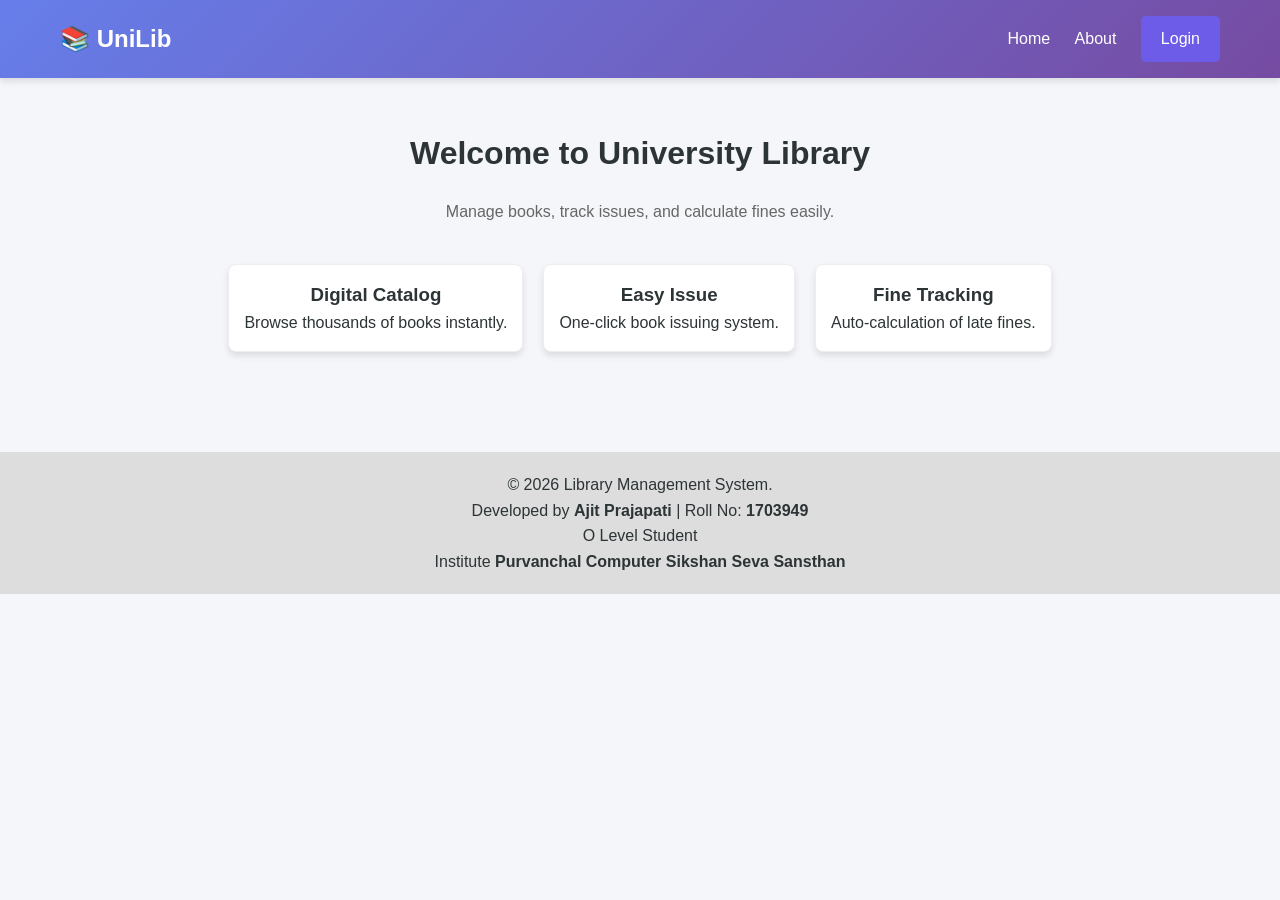
<file: index.html>
<!DOCTYPE html>
<html lang="en">
<head>
    <meta charset="UTF-8">
    <meta name="viewport" content="width=device-width, initial-scale=1.0">
    <title>Library System - Home</title>
    <link rel="stylesheet" href="css/style.css">
</head>
<body>
    <header>
        <div class="container">
            <nav>
                <div class="logo">📚 UniLib</div>
                <div class="nav-links">
                    <a href="index.html">Home</a>
                    <a href="about.html">About</a>
                    <a href="login.html" class="btn btn-secondary">Login</a>
                </div>
            </nav>
        </div>
    </header>

    <main class="container" style="text-align: center; padding: 50px 0;">
        <h1>Welcome to University Library</h1>
        <p style="margin: 20px 0; color: #666;">Manage books, track issues, and calculate fines easily.</p>
        
        <div style="display: flex; justify-content: center; gap: 20px; margin-top: 40px;">
            <div class="book-card">
                <h3>Digital Catalog</h3>
                <p>Browse thousands of books instantly.</p>
            </div>
            <div class="book-card">
                <h3>Easy Issue</h3>
                <p>One-click book issuing system.</p>
            </div>
            <div class="book-card">
                <h3>Fine Tracking</h3>
                <p>Auto-calculation of late fines.</p>
            </div>
        </div>
    </main>

    <footer style="text-align: center; padding: 20px; background: #ddd; margin-top: 50px;">
        <p>&copy; 2026 Library Management System.</p>
    <p>Developed by <strong>Ajit Prajapati</strong> | Roll No: <strong>1703949</strong></p>
    <p> O Level Student </p>
    <p>Institute <strong>Purvanchal Computer Sikshan Seva Sansthan <strong> </p>
    </footer>

    <script src="js/script.js"></script>
</body>
</html>
</file>
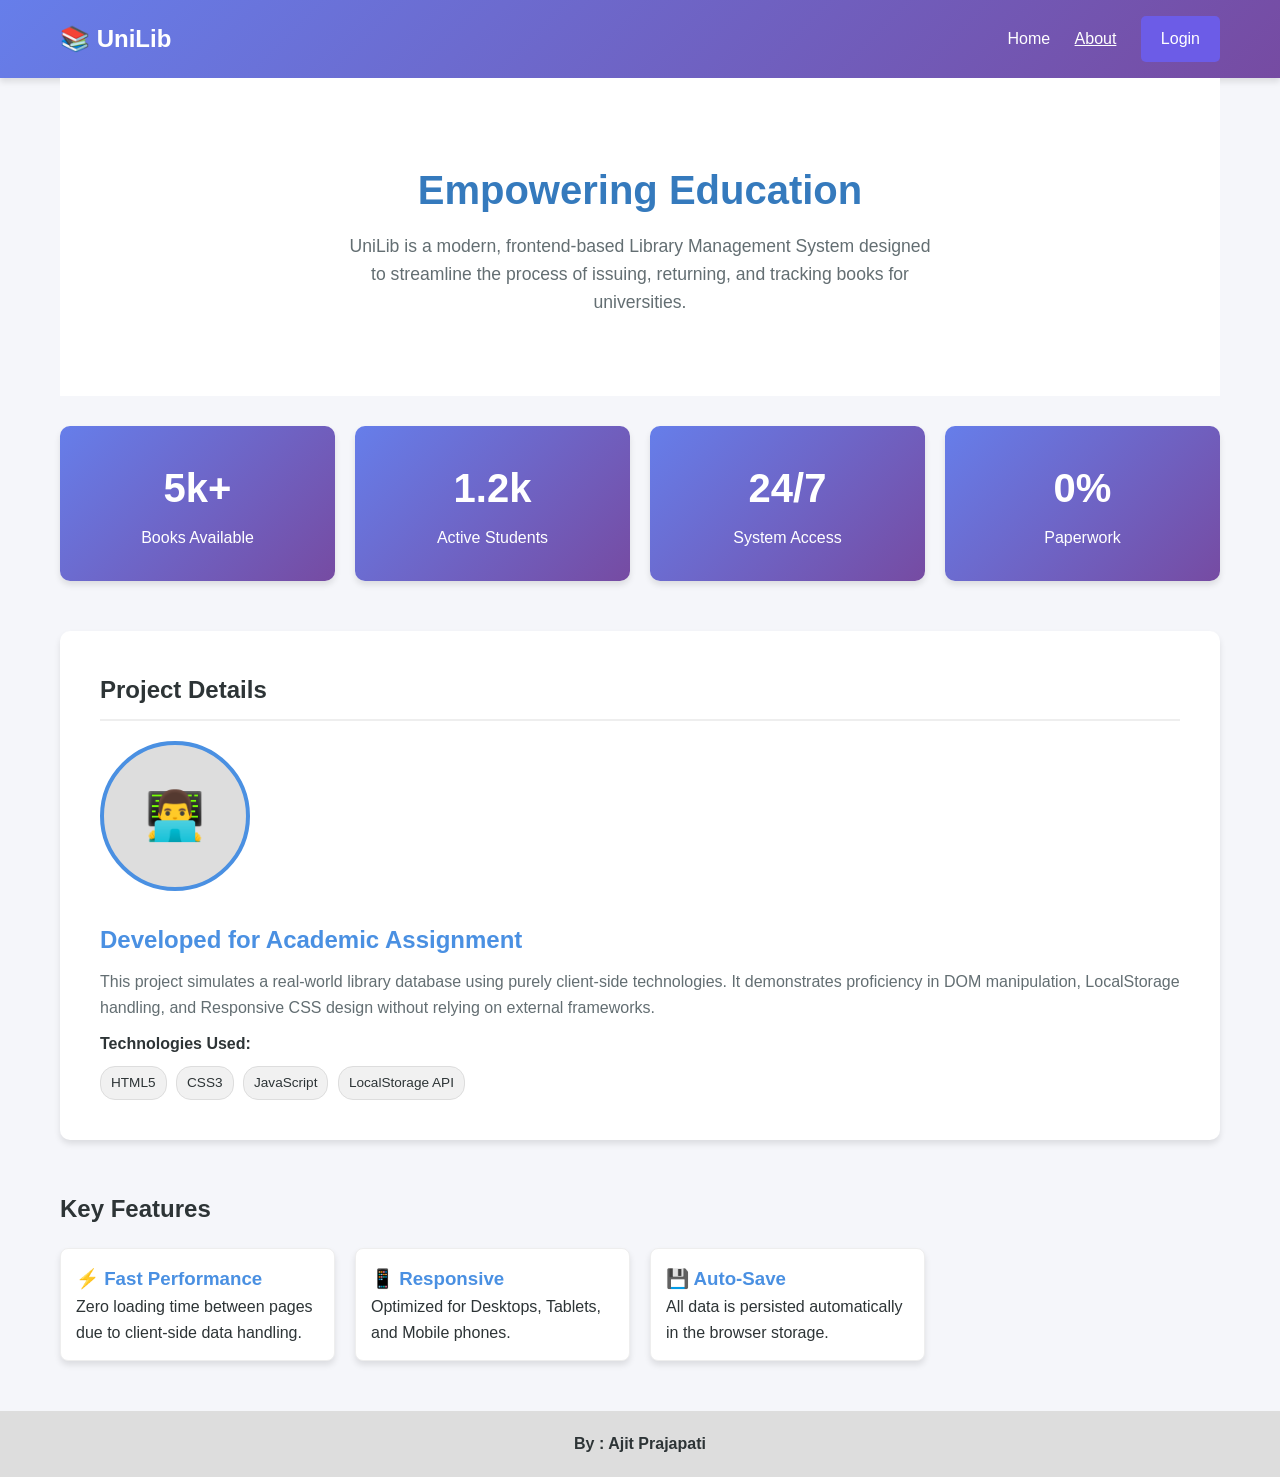
<file: about.html>
<!DOCTYPE html>
<html lang="en">
<head>
    <meta charset="UTF-8">
    <meta name="viewport" content="width=device-width, initial-scale=1.0">
    <title>About Us - UniLib</title>
    <link rel="stylesheet" href="css/style.css">
</head>
<body>

    <header>
        <div class="container">
            <nav>
                <div class="logo">📚 UniLib</div>
                <div class="nav-links">
                    <a href="index.html">Home</a>
                    <a href="about.html" style="text-decoration: underline;">About</a>
                    <a href="login.html" class="btn btn-secondary">Login</a>
                </div>
            </nav>
        </div>
    </header>

    <main class="container">

        <section class="hero-section">
            <h1>Empowering Education</h1>
            <p>UniLib is a modern, frontend-based Library Management System designed to streamline the process of issuing, returning, and tracking books for universities.</p>
        </section>

        <section class="stats-container">
            <div class="stat-card">
                <div class="stat-number">5k+</div>
                <div>Books Available</div>
            </div>
            <div class="stat-card">
                <div class="stat-number">1.2k</div>
                <div>Active Students</div>
            </div>
            <div class="stat-card">
                <div class="stat-number">24/7</div>
                <div>System Access</div>
            </div>
            <div class="stat-card">
                <div class="stat-number">0%</div>
                <div>Paperwork</div>
            </div>
        </section>

        <section class="team-section">
            <h2 style="margin-bottom: 20px; border-bottom: 2px solid #eee; padding-bottom: 10px;">Project Details</h2>
            
            <div class="developer-card">
                <div class="dev-img">👨‍💻</div>

                <div class="dev-info">
                    <h3>Developed for Academic Assignment</h3>
                    <p style="margin: 10px 0; color: var(--text-light);">
                        This project simulates a real-world library database using purely client-side technologies. 
                        It demonstrates proficiency in DOM manipulation, LocalStorage handling, and Responsive CSS design without relying on external frameworks.
                    </p>
                    
                    <div class="tech-stack">
                        <strong>Technologies Used:</strong><br>
                        <span>HTML5</span>
                        <span>CSS3</span>
                        <span>JavaScript</span>
                        <span>LocalStorage API</span>
                    </div>
                </div>
            </div>
        </section>

        <section style="margin-bottom: 50px;">
            <h2 style="margin-bottom: 20px;">Key Features</h2>
            <div class="book-grid"> <div class="book-card">
                    <h3 style="color: var(--primary);">⚡ Fast Performance</h3>
                    <p>Zero loading time between pages due to client-side data handling.</p>
                </div>
                <div class="book-card">
                    <h3 style="color: var(--primary);">📱 Responsive</h3>
                    <p>Optimized for Desktops, Tablets, and Mobile phones.</p>
                </div>
                <div class="book-card">
                    <h3 style="color: var(--primary);">💾 Auto-Save</h3>
                    <p>All data is persisted automatically in the browser storage.</p>
                </div>
            </div>
        </section>

    </main>

    <footer style="text-align: center; padding: 20px; background: #ddd; margin-top: auto;">
        <p><strong>By : Ajit Prajapati</strong></p>
    </footer>

</body>
</html>
</file>
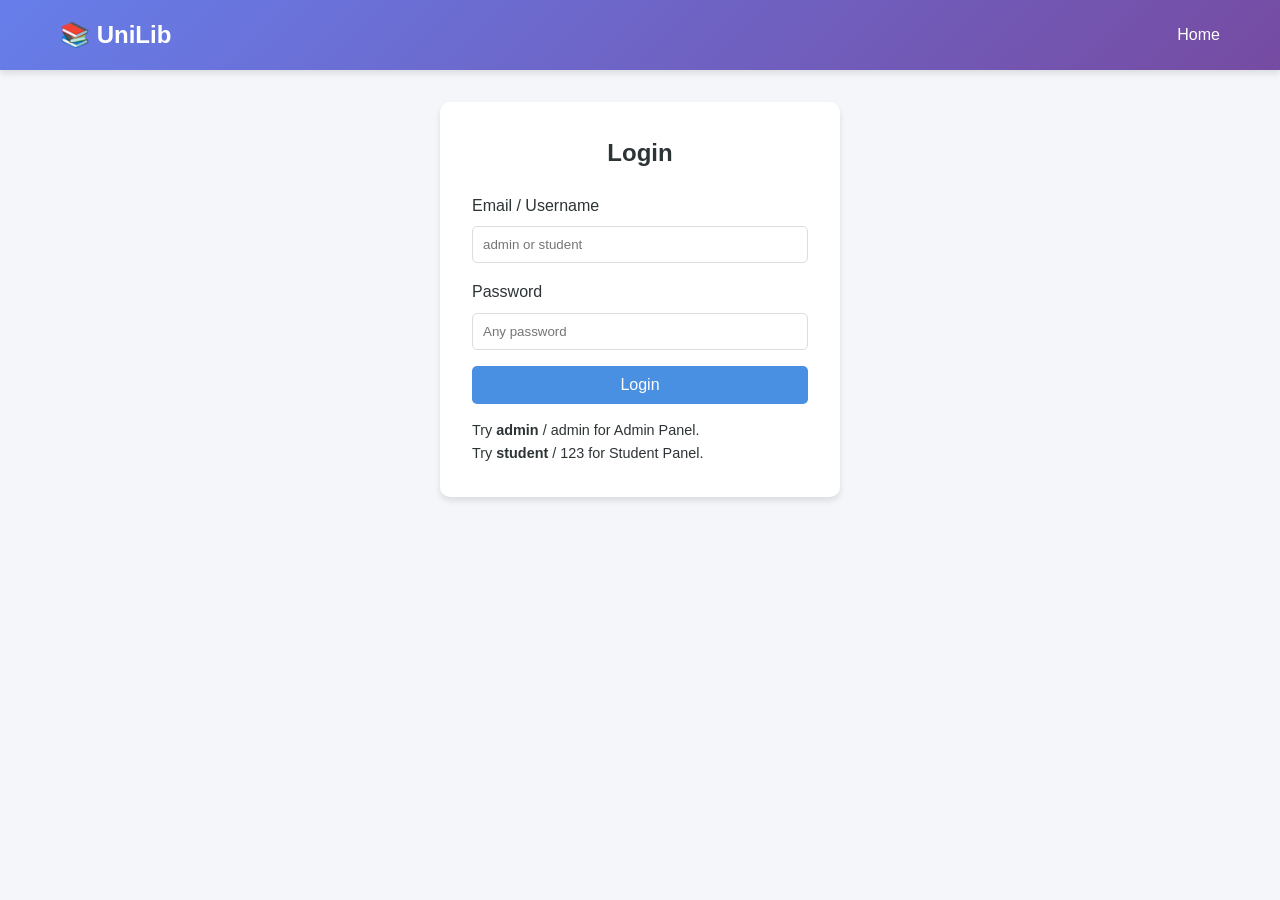
<file: admin.html>
<!DOCTYPE html>
<html lang="en">
<head>
    <meta charset="UTF-8">
    <title>Admin Dashboard</title>
    <link rel="stylesheet" href="css/style.css">
</head>
<body>
    <header>
        <div class="container">
            <nav>
                <div class="logo">Admin Panel</div>
                <button id="logoutBtn" class="btn btn-danger">Logout</button>
            </nav>
        </div>
    </header>

    <div class="container dashboard-grid">
        <aside class="sidebar">
            <button data-target="manage-books" class="active">Manage Books</button>
            <button data-target="add-book">Add New Book</button>
            <button data-target="issued-books">View All Issued</button>
        </aside>

        <main class="main-content">
            <section id="manage-books">
                <h2>Book Inventory</h2>
                <table id="adminBookTable">
                    <thead>
                        <tr>
                            <th>ID</th><th>Title</th><th>Author</th><th>Cat</th><th>Qty</th><th>Actions</th>
                        </tr>
                    </thead>
                    <tbody></tbody>
                </table>
            </section>

            <section id="add-book" class="hidden">
                <h2>Add New Book</h2>
                <form onsubmit="handleAddBook(event)">
                    <div class="form-group">
                        <label>Book Title</label>
                        <input type="text" id="bookTitle" required>
                    </div>
                    <div class="form-group">
                        <label>Author</label>
                        <input type="text" id="bookAuthor" required>
                    </div>
                    <div class="form-group">
                        <label>Category</label>
                        <select id="bookCategory">
                            <option>Fiction</option>
                            <option>Science</option>
                            <option>Technology</option>
                            <option>History</option>
                        </select>
                    </div>
                    <div class="form-group">
                        <label>Quantity</label>
                        <input type="number" id="bookQty" min="1" value="1" required>
                    </div>
                    <button type="submit" class="btn btn-primary">Add Book</button>
                </form>
            </section>

            <section id="issued-books" class="hidden">
                <h2>Issued Books & Fines</h2>
                <table id="issuedBookTable">
                    <thead>
                        <tr>
                            <th>Book</th><th>User</th><th>Issue Date</th><th>Return Date</th><th>Current Fine</th><th>Status</th>
                        </tr>
                    </thead>
                    <tbody></tbody>
                </table>
            </section>
        </main>
    </div>
    <script src="js/script.js"></script>
</body>
</html>
</file>
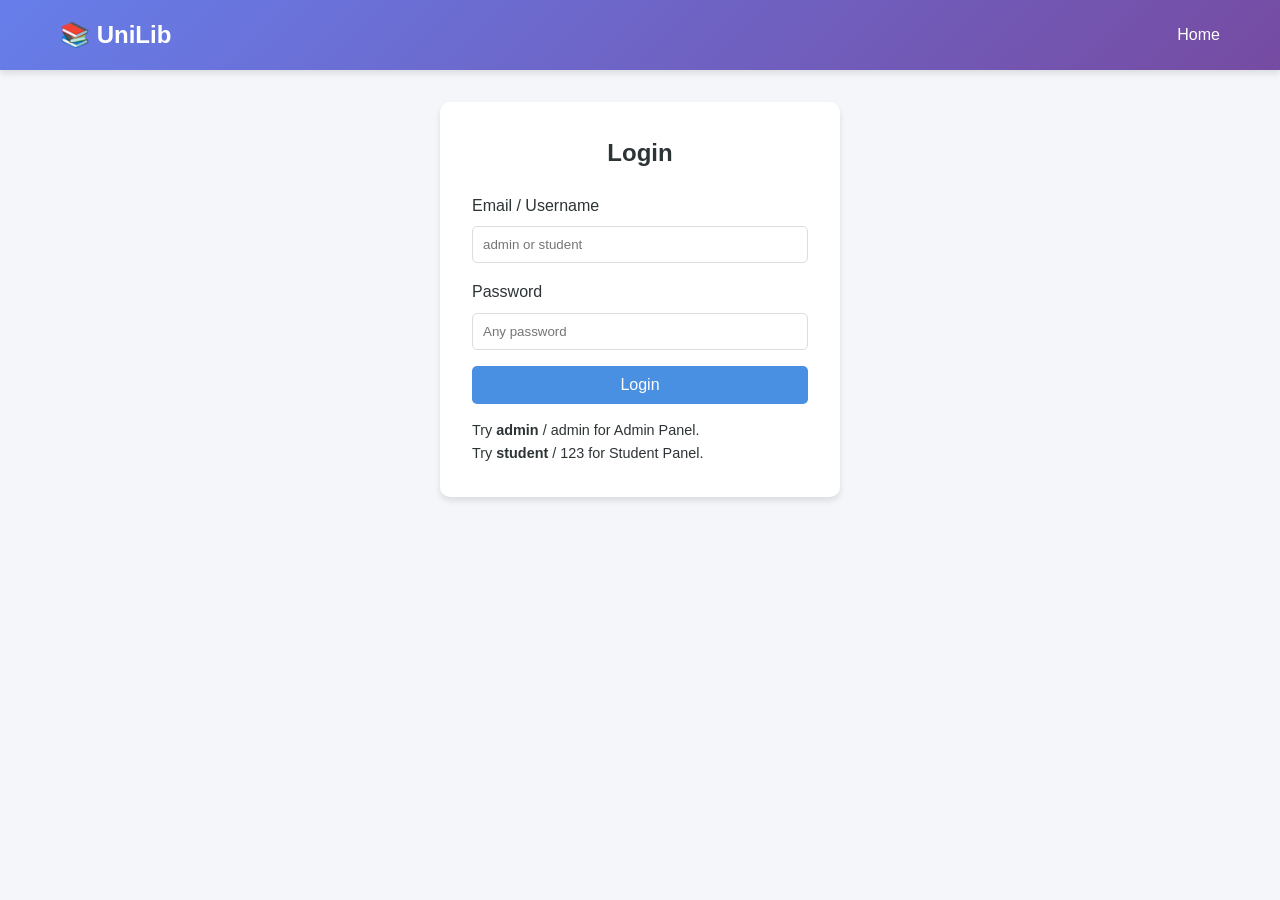
<file: login.html>
<!DOCTYPE html>
<html lang="en">
<head>
    <meta charset="UTF-8">
    <title>Login - UniLib</title>
    <link rel="stylesheet" href="css/style.css">
</head>
<body>
    <header>
        <div class="container">
            <nav>
                <div class="logo">📚 UniLib</div>
                <div class="nav-links"><a href="index.html">Home</a></div>
            </nav>
        </div>
    </header>

    <div class="container">
        <div class="form-container">
            <h2 style="text-align: center; margin-bottom: 20px;">Login</h2>
            <form id="loginForm">
                <div class="form-group">
                    <label>Email / Username</label>
                    <input type="text" id="username" placeholder="admin or student" required>
                </div>
                <div class="form-group">
                    <label>Password</label>
                    <input type="password" id="password" placeholder="Any password" required>
                </div>
                <button type="submit" class="btn btn-primary" style="width: 100%;">Login</button>
            </form>
            <p style="margin-top: 15px; font-size: 0.9rem;">
                Try <b>admin</b> / admin for Admin Panel.<br>
                Try <b>student</b> / 123 for Student Panel.
            </p>
        </div>
    </div>

    <script src="js/script.js"></script>
    <script>
        document.getElementById('loginForm').addEventListener('submit', (e) => {
            e.preventDefault();
            const user = document.getElementById('username').value.toLowerCase();
            
            // Simulating Backend Auth
            if (user === 'admin') {
                sessionStorage.setItem('lms_user', JSON.stringify({ name: 'Admin User', role: 'admin' }));
                window.location.href = 'admin.html';
            } else if (user === 'student') {
                sessionStorage.setItem('lms_user', JSON.stringify({ id: 101, name: 'John Doe', role: 'student' }));
                window.location.href = 'student.html';
            } else {
                alert('Invalid Credentials! Use "admin" or "student".');
            }
        });
    </script>
</body>
</html>
</file>
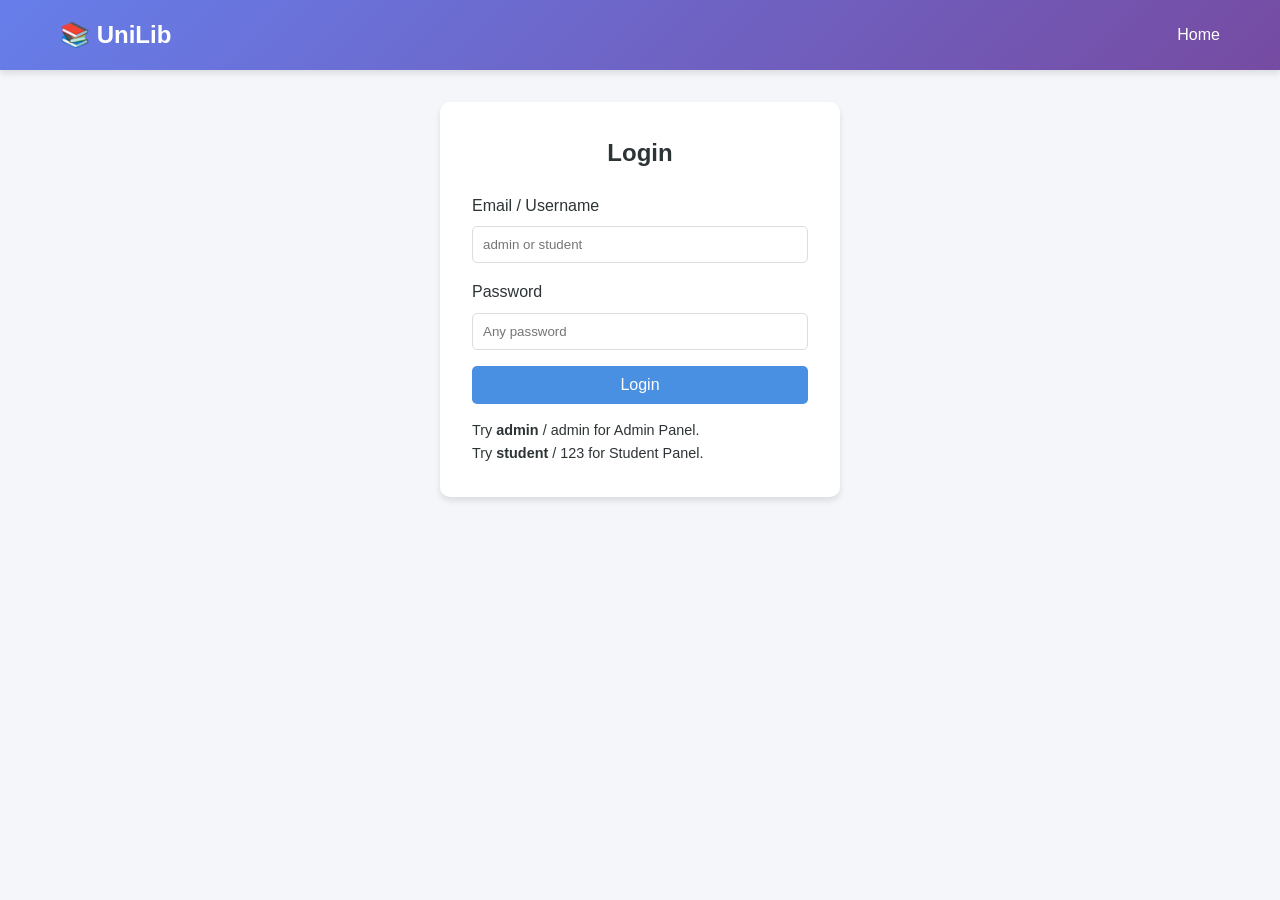
<file: student.html>
<!DOCTYPE html>
<html lang="en">
<head>
    <meta charset="UTF-8">
    <title>Student Dashboard</title>
    <link rel="stylesheet" href="css/style.css">
</head>
<body>
    <header>
        <div class="container">
            <nav>
                <div class="logo">Student Panel</div>
                <button id="logoutBtn" class="btn btn-danger">Logout</button>
            </nav>
        </div>
    </header>

    <div class="container dashboard-grid">
        <aside class="sidebar">
            <button data-target="view-books" class="active">Search Books</button>
            <button data-target="my-books">My Books / Return</button>
        </aside>

        <main class="main-content">
            <section id="view-books">
                <div style="display: flex; justify-content: space-between; align-items: center;">
                    <h2>Library Catalog</h2>
                    <input type="text" id="searchInput" placeholder="Search by title or author..." style="padding: 8px; width: 250px;">
                </div>
                
                <div id="bookListContainer" class="book-grid">
                    </div>
            </section>

            <section id="my-books" class="hidden">
                <h2>My Issued Books</h2>
                <table id="myBooksTable">
                    <thead>
                        <tr>
                            <th>Book Title</th><th>Issue Date</th><th>Due Date</th><th>Fine</th><th>Action</th>
                        </tr>
                    </thead>
                    <tbody></tbody>
                </table>
                <p style="margin-top: 20px; font-size: 0.9em; color: #666;">* Fine is calculated at $5 per day after due date.</p>
            </section>
        </main>
    </div>
    <script src="js/script.js"></script>
</body>
</html>
</file>
<file: css/style.css>
/* --- RESET & VARIABLES --- */
:root {
    --primary: #4a90e2;
    --primary-dark: #357abd;
    --secondary: #6c5ce7;
    --accent: #ff7675;
    --text-dark: #2d3436;
    --text-light: #636e72;
    --bg-light: #f5f6fa;
    --white: #ffffff;
    --gradient: linear-gradient(135deg, #667eea 0%, #764ba2 100%);
    --shadow: 0 4px 6px rgba(0,0,0,0.1);
}

* {
    margin: 0;
    padding: 0;
    box-sizing: border-box;
    font-family: 'Segoe UI', Tahoma, Geneva, Verdana, sans-serif;
}

body {
    background-color: var(--bg-light);
    color: var(--text-dark);
    line-height: 1.6;
}

/* --- LAYOUT UTILITIES --- */
.container {
    max-width: 1200px;
    margin: 0 auto;
    padding: 0 20px;
}

.hidden {
    display: none !important;
}

/* --- HEADER & NAV --- */
header {
    background: var(--gradient);
    color: var(--white);
    padding: 1rem 0;
    box-shadow: var(--shadow);
}

nav {
    display: flex;
    justify-content: space-between;
    align-items: center;
}

.logo {
    font-size: 1.5rem;
    font-weight: bold;
}

.nav-links a {
    color: var(--white);
    text-decoration: none;
    margin-left: 20px;
    font-weight: 500;
    transition: opacity 0.3s;
}

.nav-links a:hover {
    opacity: 0.8;
}

/* --- BUTTONS --- */
.btn {
    display: inline-block;
    padding: 10px 20px;
    border: none;
    border-radius: 5px;
    cursor: pointer;
    font-size: 1rem;
    transition: transform 0.2s, background 0.2s;
    text-decoration: none;
}

.btn-primary { background-color: var(--primary); color: white; }
.btn-secondary { background-color: var(--secondary); color: white; }
.btn-danger { background-color: var(--accent); color: white; }

.btn:hover { transform: translateY(-2px); }

/* --- FORMS --- */
.form-container {
    background: var(--white);
    padding: 2rem;
    border-radius: 10px;
    box-shadow: var(--shadow);
    max-width: 400px;
    margin: 2rem auto;
}

.form-group { margin-bottom: 1rem; }
.form-group label { display: block; margin-bottom: 0.5rem; }
.form-group input, .form-group select {
    width: 100%;
    padding: 10px;
    border: 1px solid #ddd;
    border-radius: 5px;
}

/* --- DASHBOARD LAYOUT --- */
.dashboard-grid {
    display: grid;
    grid-template-columns: 250px 1fr;
    gap: 20px;
    margin-top: 20px;
}

.sidebar {
    background: var(--white);
    padding: 20px;
    border-radius: 10px;
    box-shadow: var(--shadow);
    height: fit-content;
}

.sidebar button {
    display: block;
    width: 100%;
    padding: 10px;
    text-align: left;
    background: none;
    border: none;
    border-bottom: 1px solid #eee;
    cursor: pointer;
}

.sidebar button:hover, .sidebar button.active {
    background-color: #f0f4f8;
    color: var(--primary);
    font-weight: bold;
}

.main-content section {
    background: var(--white);
    padding: 20px;
    border-radius: 10px;
    box-shadow: var(--shadow);
    animation: fadeIn 0.5s;
}

/* --- TABLES --- */
table {
    width: 100%;
    border-collapse: collapse;
    margin-top: 20px;
}

th, td {
    padding: 12px;
    text-align: left;
    border-bottom: 1px solid #ddd;
}

th { background-color: #f8f9fa; color: var(--primary-dark); }
tr:hover { background-color: #f1f1f1; }

/* --- CARDS (BOOK LIST) --- */
.book-grid {
    display: grid;
    grid-template-columns: repeat(auto-fill, minmax(250px, 1fr));
    gap: 20px;
    margin-top: 20px;
}

.book-card {
    background: var(--white);
    border: 1px solid #eee;
    border-radius: 8px;
    padding: 15px;
    box-shadow: var(--shadow);
    transition: transform 0.3s;
}

.book-card:hover { transform: translateY(-5px); }
.book-title { font-size: 1.2rem; font-weight: bold; color: var(--primary); }
.book-meta { color: var(--text-light); font-size: 0.9rem; margin-bottom: 10px; }
.badge {
    padding: 4px 8px;
    border-radius: 4px;
    font-size: 0.8rem;
    font-weight: bold;
}
.badge-avail { background: #e3fcef; color: #00b894; }
.badge-issue { background: #ffeaa7; color: #fdcb6e; }

/* --- ANIMATION --- */
@keyframes fadeIn {
    from { opacity: 0; transform: translateY(10px); }
    to { opacity: 1; transform: translateY(0); }
}

/* --- RESPONSIVE --- */
@media (max-width: 768px) {
    .dashboard-grid { grid-template-columns: 1fr; }
    nav { flex-direction: column; gap: 10px; }
}
/* Internal CSS for About Page specific elements */
.hero-section {
    text-align: center;
    padding: 80px 20px;
    background: var(--white);
    margin-bottom: 30px;
}

.hero-section h1 {
    font-size: 2.5rem;
    color: var(--primary-dark);
    margin-bottom: 10px;
}

.hero-section p {
    color: var(--text-light);
    font-size: 1.1rem;
    max-width: 600px;
    margin: 0 auto;
}

/* Stats Counter Grid */
.stats-container {
    display: grid;
    grid-template-columns: repeat(auto-fit, minmax(200px, 1fr));
    gap: 20px;
    margin-bottom: 50px;
}

.stat-card {
    background: var(--gradient);
    color: white;
    padding: 30px;
    border-radius: 10px;
    text-align: center;
    box-shadow: var(--shadow);
    transition: transform 0.3s;
}

.stat-card:hover {
    transform: translateY(-5px);
}

.stat-number {
    font-size: 2.5rem;
    font-weight: bold;
    margin-bottom: 5px;
}

/* Developer/Team Section */
.team-section {
    background: var(--white);
    padding: 40px;
    border-radius: 10px;
    box-shadow: var(--shadow);
    margin-bottom: 50px;
}

.developer-card {
    display: flex;
    align-items: center;
    gap: 30px;
    flex-wrap: wrap;
}

.dev-img {
    width: 150px;
    height: 150px;
    background-color: #ddd;
    border-radius: 50%;
    display: flex;
    align-items: center;
    justify-content: center;
    font-size: 3rem;
    color: #888;
    border: 4px solid var(--primary);
}

.dev-info h3 {
    color: var(--primary);
    font-size: 1.5rem;
}

.tech-stack span {
    display: inline-block;
    background: #f1f1f1;
    padding: 5px 10px;
    border-radius: 15px;
    font-size: 0.85rem;
    margin-right: 5px;
    margin-top: 10px;
    color: var(--text-dark);
    border: 1px solid #ddd;
}
</file>
